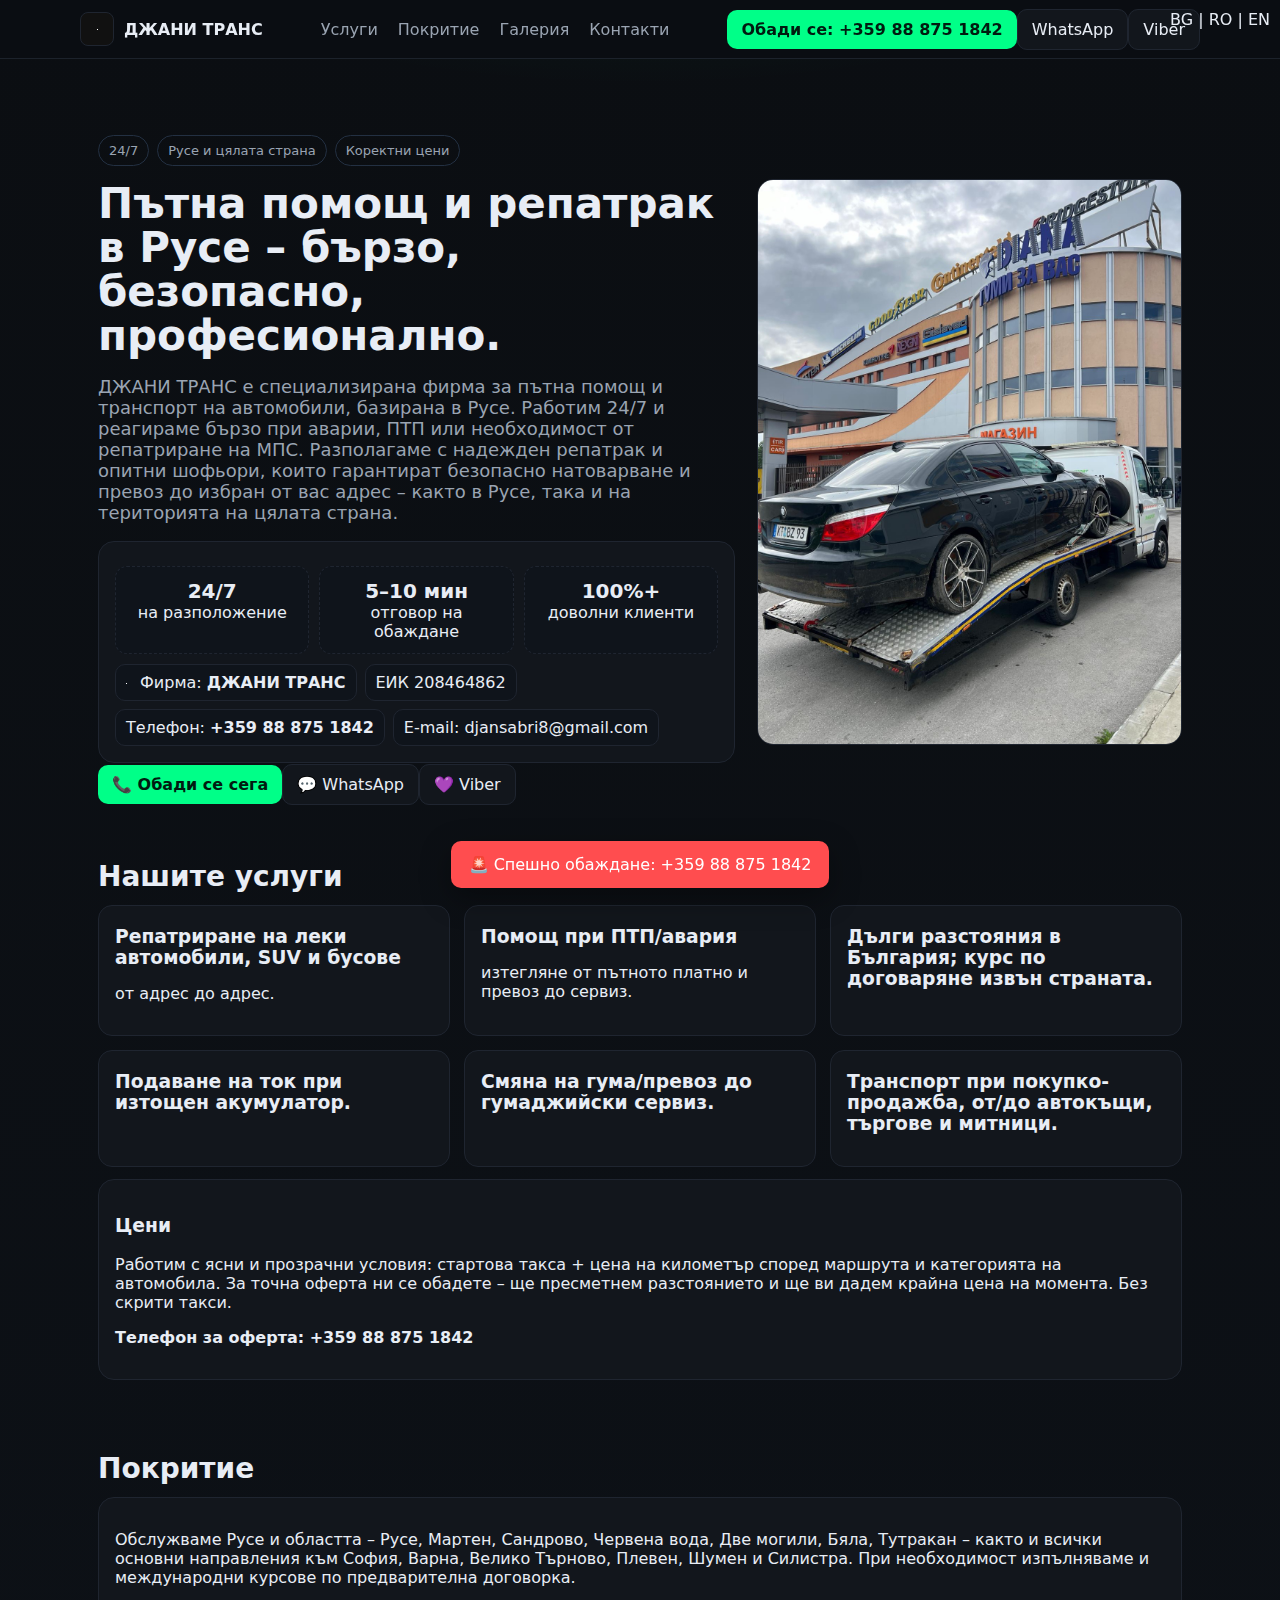
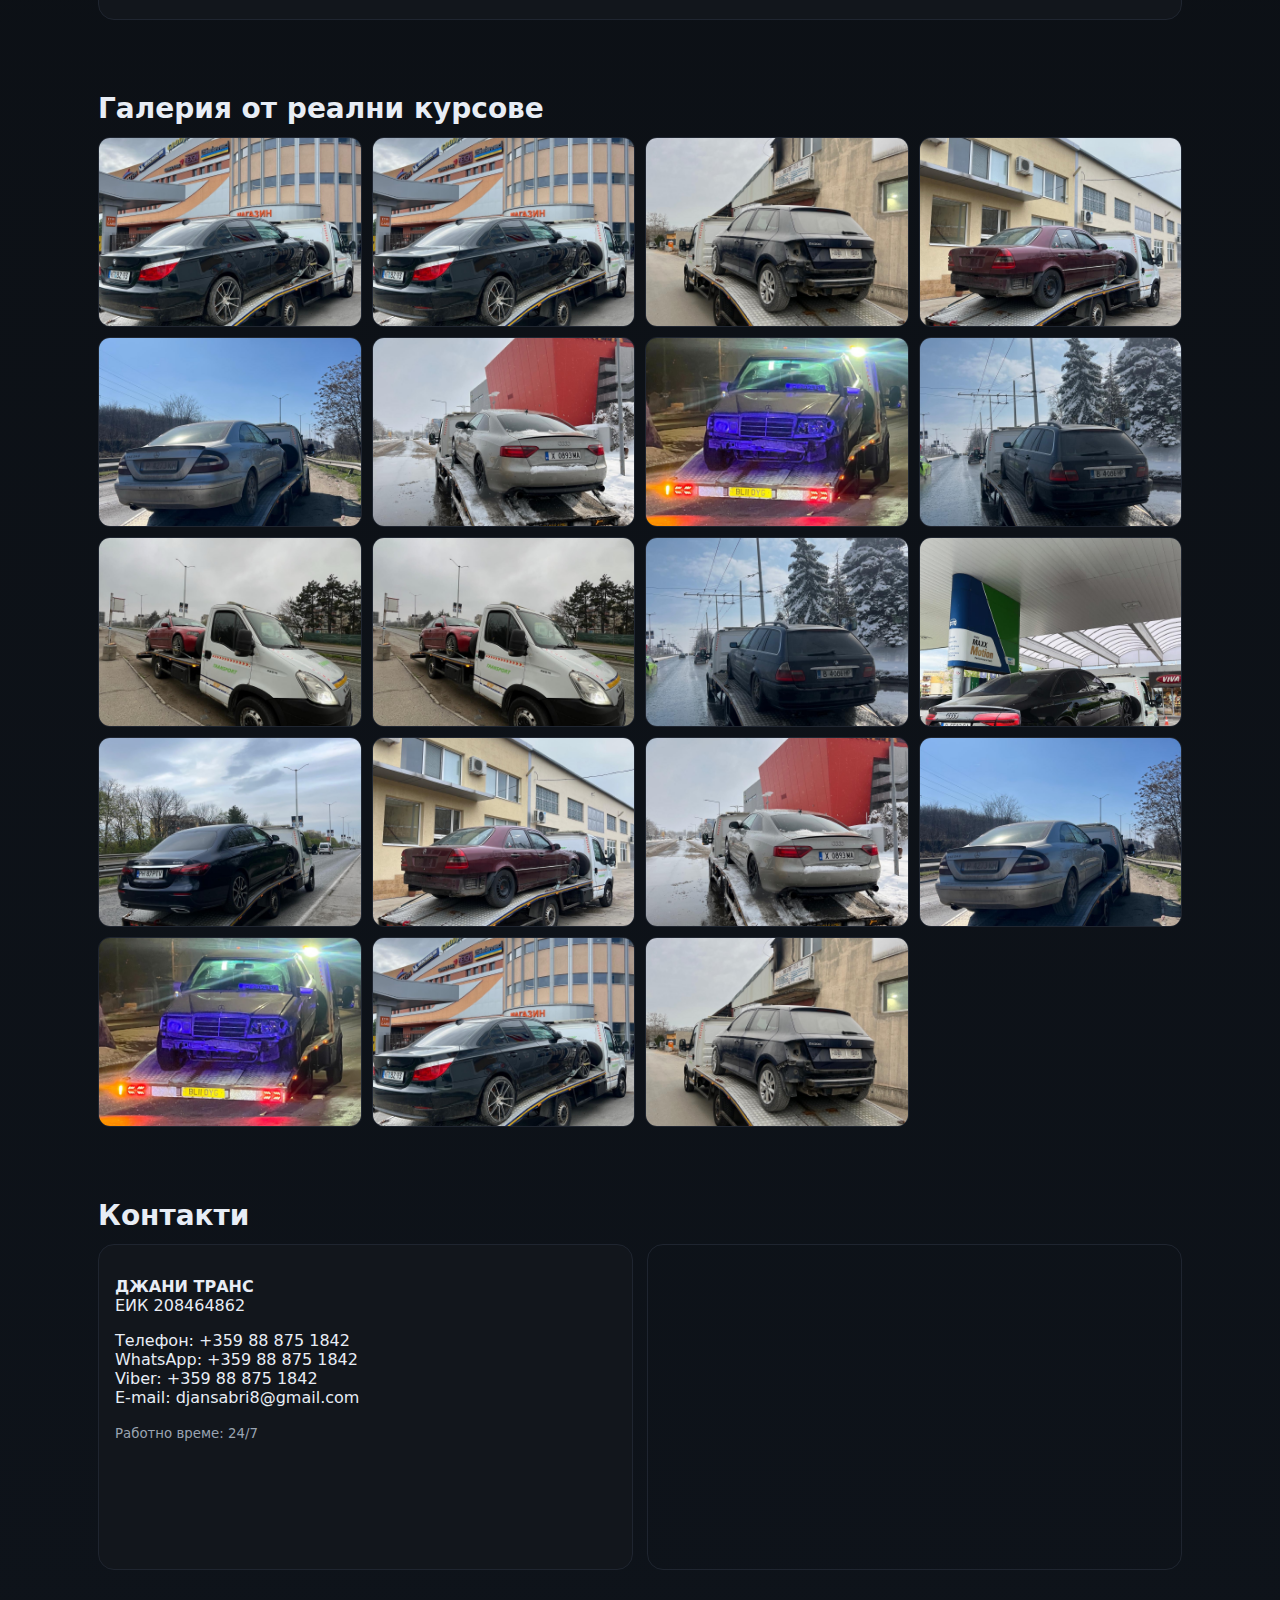
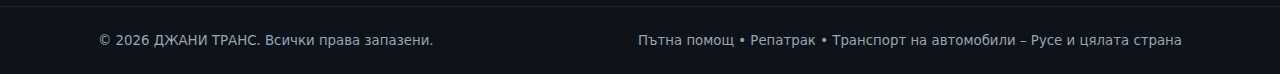
<file: index.html>
<!doctype html>
<html lang="bg" lang="bg">
<head>
  <meta charset="utf-8">
  <meta name="viewport" content="width=device-width, initial-scale=1">
  <title>Пътна помощ Русе • ДЖАНИ ТРАНС</title>
  <meta name="description" content="Професионална пътна помощ и репатрак в Русе и цялата страна. 24/7 реакция, коректни цени. Тел: +359 88 875 1842. ДЖАНИ ТРАНС – ЕИК 208464862.">
  <link rel="icon" type="image/svg+xml" href="assets/favicon.svg">
  <link rel="preload" as="image" href="assets/images/photo_03.jpg">
  <link rel="stylesheet" href="styles.css">
  <script type="application/ld+json">
{
  "@context": "https://schema.org",
  "@type": "AutoRepair",
  "name": "ДЖАНИ ТРАНС",
  "telephone": "+359 88 875 1842",
  "email": "djansabri8@gmail.com",
  "address": {
    "@type": "PostalAddress",
    "addressLocality": "Русе",
    "addressCountry": "BG"
  },
  "areaServed": "BG",
  "description": "Пътна помощ и транспорт на автомобили – 24/7, Русе и цялата страна."
}
  </script>
</head>
<body>
    <nav class="lang-switcher" style="position:fixed;top:10px;right:10px;z-index:999;">
      <a href="index.html">BG</a> | <a href="ro.html">RO</a> | <a href="en.html">EN</a>
    </nav>
    
  <header class="header">
    <div class="container header-wrap">
      <a class="brand" href="#home"><div class="logo"><img src="assets/logo.png" alt="ДЖАНИ ТРАНС лого"></div><div>ДЖАНИ ТРАНС</div></a>
      <nav class="nav"><a href="#services">Услуги</a><a href="#coverage">Покритие</a><a href="#gallery">Галерия</a><a href="#contacts">Контакти</a></nav>
      <div class="cta"><a class="btn btn-primary" href="tel:+359888751842">Обади се: +359 88 875 1842</a><a class="btn" href="https://wa.me/359888751842" target="_blank" rel="noopener">WhatsApp</a><a class="btn" href="viber://chat?number=+359888751842">Viber</a></div>
    </div>
  </header>

  <main id="home" class="hero">
    <div class="container hero-wrap">
      <div>
        <div class="badges"><span class="badge">24/7</span><span class="badge">Русе и цялата страна</span><span class="badge">Коректни цени</span></div>
        <h1>Пътна помощ и репатрак в Русе – бързо, безопасно, професионално.</h1>
        <p>ДЖАНИ ТРАНС е специализирана фирма за пътна помощ и транспорт на автомобили, базирана в Русе. Работим 24/7 и реагираме бързо при аварии, ПТП или необходимост от репатриране на МПС. Разполагаме с надежден репатрак и опитни шофьори, които гарантират безопасно натоварване и превоз до избран от вас адрес – както в Русе, така и на територията на цялата страна.</p>
        <div class="card">
          <div class="stats"><div class="stat"><strong>24/7</strong>на разположение</div><div class="stat"><strong>5–10 мин</strong>отговор на обаждане</div><div class="stat"><strong>100%+</strong>доволни клиенти</div></div>
          <div class="kv" style="margin-top:10px"><div><img src="assets/logo.png" alt="ДЖАНИ ТРАНС лого" class="logo-inline"> Фирма: <strong>ДЖАНИ ТРАНС</strong></div><div>ЕИК 208464862</div><div>Телефон: <a href="tel:+359888751842"><strong>+359 88 875 1842</strong></a></div><div>E-mail: <a href="mailto:djansabri8@gmail.com">djansabri8@gmail.com</a></div></div>
        </div>
        <div class="cta" style="margin-top:12px"><a class="btn btn-primary" href="tel:+359888751842">📞 Обади се сега</a><a class="btn" href="https://wa.me/359888751842" target="_blank">💬 WhatsApp</a><a class="btn" href="viber://chat?number=+359888751842">💜 Viber</a></div>
      </div>
      <div class="hero-img"><img src="assets/images/photo_03.jpg" alt="Пътна помощ в Русе"></div>
    </div>
  </main>

  <section id="services" class="section">
    <div class="container">
      <h2>Нашите услуги</h2>
      <div class="grid grid-3">
<div class="service"><h3>Репатриране на леки автомобили, SUV и бусове</h3><p>от адрес до адрес.</p></div>
<div class="service"><h3>Помощ при ПТП/авария</h3><p>изтегляне от пътното платно и превоз до сервиз.</p></div>
<div class="service"><h3>Дълги разстояния в България; курс по договаряне извън страната.</h3><p></p></div>
<div class="service"><h3>Подаване на ток при изтощен акумулатор.</h3><p></p></div>
<div class="service"><h3>Смяна на гума/превоз до гумаджийски сервиз.</h3><p></p></div>
<div class="service"><h3>Транспорт при покупко-продажба, от/до автокъщи, търгове и митници.</h3><p></p></div>
      </div>
      <div class="card" style="margin-top:12px"><h3>Цени</h3><p>Работим с ясни и прозрачни условия: стартова такса + цена на километър според маршрута и категорията на автомобила. За точна оферта ни се обадете – ще пресметнем разстоянието и ще ви дадем крайна цена на момента. Без скрити такси.</p><p><strong>Телефон за оферта: <a href="tel:+359888751842">+359 88 875 1842</a></strong></p></div>
    </div>
  </section>

  <section id="coverage" class="section">
    <div class="container"><h2>Покритие</h2><div class="card"><p>Обслужваме Русе и областта – Русе, Мартен, Сандрово, Червена вода, Две могили, Бяла, Тутракан – както и всички основни направления към София, Варна, Велико Търново, Плевен, Шумен и Силистра. При необходимост изпълняваме и международни курсове по предварителна договорка.</p></div></div>
  </section>

  <section id="gallery" class="section">
    <div class="container"><h2>Галерия от реални курсове</h2><div class="gallery">
          <img src="assets/images/photo_03.jpg" alt="Пътна помощ 1" loading="lazy">
          
          <img src="assets/images/photo_03.jpg" alt="Пътна помощ 3" loading="lazy">
          <img src="assets/images/photo_04.jpg" alt="Пътна помощ 4" loading="lazy">
          <img src="assets/images/photo_05.jpg" alt="Пътна помощ 5" loading="lazy">
          <img src="assets/images/photo_06.jpg" alt="Пътна помощ 6" loading="lazy">
          <img src="assets/images/photo_07.jpg" alt="Пътна помощ 7" loading="lazy">
          <img src="assets/images/photo_08.jpg" alt="Пътна помощ 8" loading="lazy">
          <img src="assets/images/photo_09.jpg" alt="Пътна помощ 9" loading="lazy">
          <img src="assets/images/photo_10.jpg" alt="Пътна помощ 10" loading="lazy">
          <img src="assets/images/photo_11.jpg" alt="Пътна помощ 11" loading="lazy">
          <img src="assets/images/photo_12.jpg" alt="Пътна помощ 12" loading="lazy">
          <img src="assets/images/photo_13.jpg" alt="Пътна помощ 13" loading="lazy">
          <img src="assets/images/photo_14.jpg" alt="Пътна помощ 14" loading="lazy">
          <img src="assets/images/photo_15.jpg" alt="Пътна помощ 15" loading="lazy">
          <img src="assets/images/photo_16.jpg" alt="Пътна помощ 16" loading="lazy">
          <img src="assets/images/photo_17.jpg" alt="Пътна помощ 17" loading="lazy">
          <img src="assets/images/photo_18.jpg" alt="Пътна помощ 18" loading="lazy">
          <img src="assets/images/photo_19.jpg" alt="Пътна помощ 19" loading="lazy">
          <img src="assets/images/photo_20.jpg" alt="Пътна помощ 20" loading="lazy">
      </div></div>
  </section>

  <section id="contacts" class="section">
    <div class="container">
      <h2>Контакти</h2>
      <div class="grid grid-2">
        <div class="card">
          <p><strong>ДЖАНИ ТРАНС</strong><br>ЕИК 208464862</p>
          <p>Телефон: <a href="tel:+359888751842">+359 88 875 1842</a><br>WhatsApp: <a href="https://wa.me/359888751842" target="_blank" rel="noopener">+359 88 875 1842</a><br>Viber: <a href="viber://chat?number=+359888751842">+359 88 875 1842</a><br>E-mail: <a href="mailto:djansabri8@gmail.com">djansabri8@gmail.com</a></p>
          <p><small>Работно време: 24/7</small></p>
        </div>
        <div class="map"><iframe title="Карта" src="https://www.openstreetmap.org/export/embed.html?bbox=25.9%2C43.6%2C26.4%2C44.1&layer=mapnik" style="border:0;width:100%;height:320px"></iframe></div>
      </div>
    </div>
  </section>

  <div class="callbar"><a class="btn btn-danger" href="tel:+359888751842">🚨 Спешно обаждане: +359 88 875 1842</a></div>
  <footer class="footer"><div class="container"><div style="display:flex;justify-content:space-between;gap:10px;flex-wrap:wrap;align-items:center"><small>© <span id="year"></span> ДЖАНИ ТРАНС. Всички права запазени.</small><small>Пътна помощ • Репатрак • Транспорт на автомобили – Русе и цялата страна</small></div></div></footer>
  <script src="script.js"></script>

    <!-- Visitor counter (replace data-id with your ID from counter.dev) -->
    <script src="https://counter.dev/track.js" data-id="REPLACE-WITH-YOUR-ID" data-utcoffset="2"></script>
    
</body>
</html>
</file>
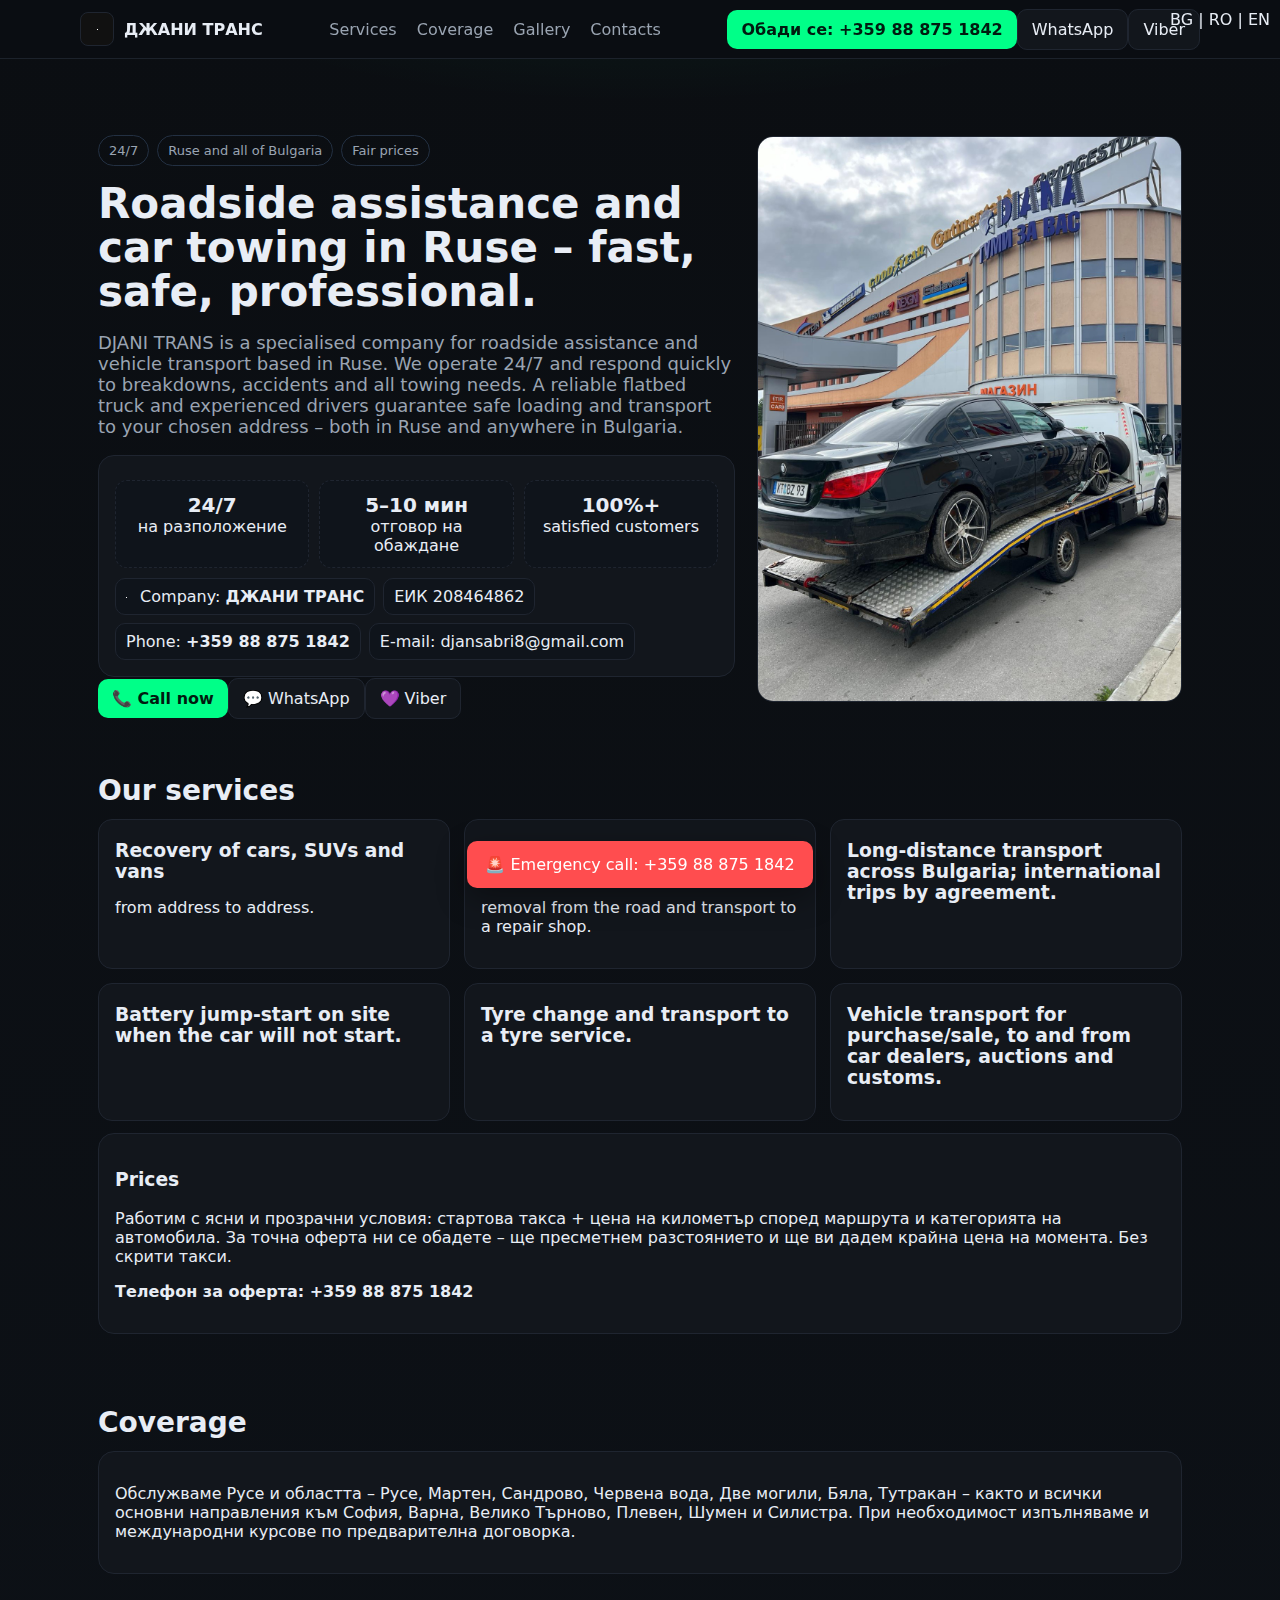
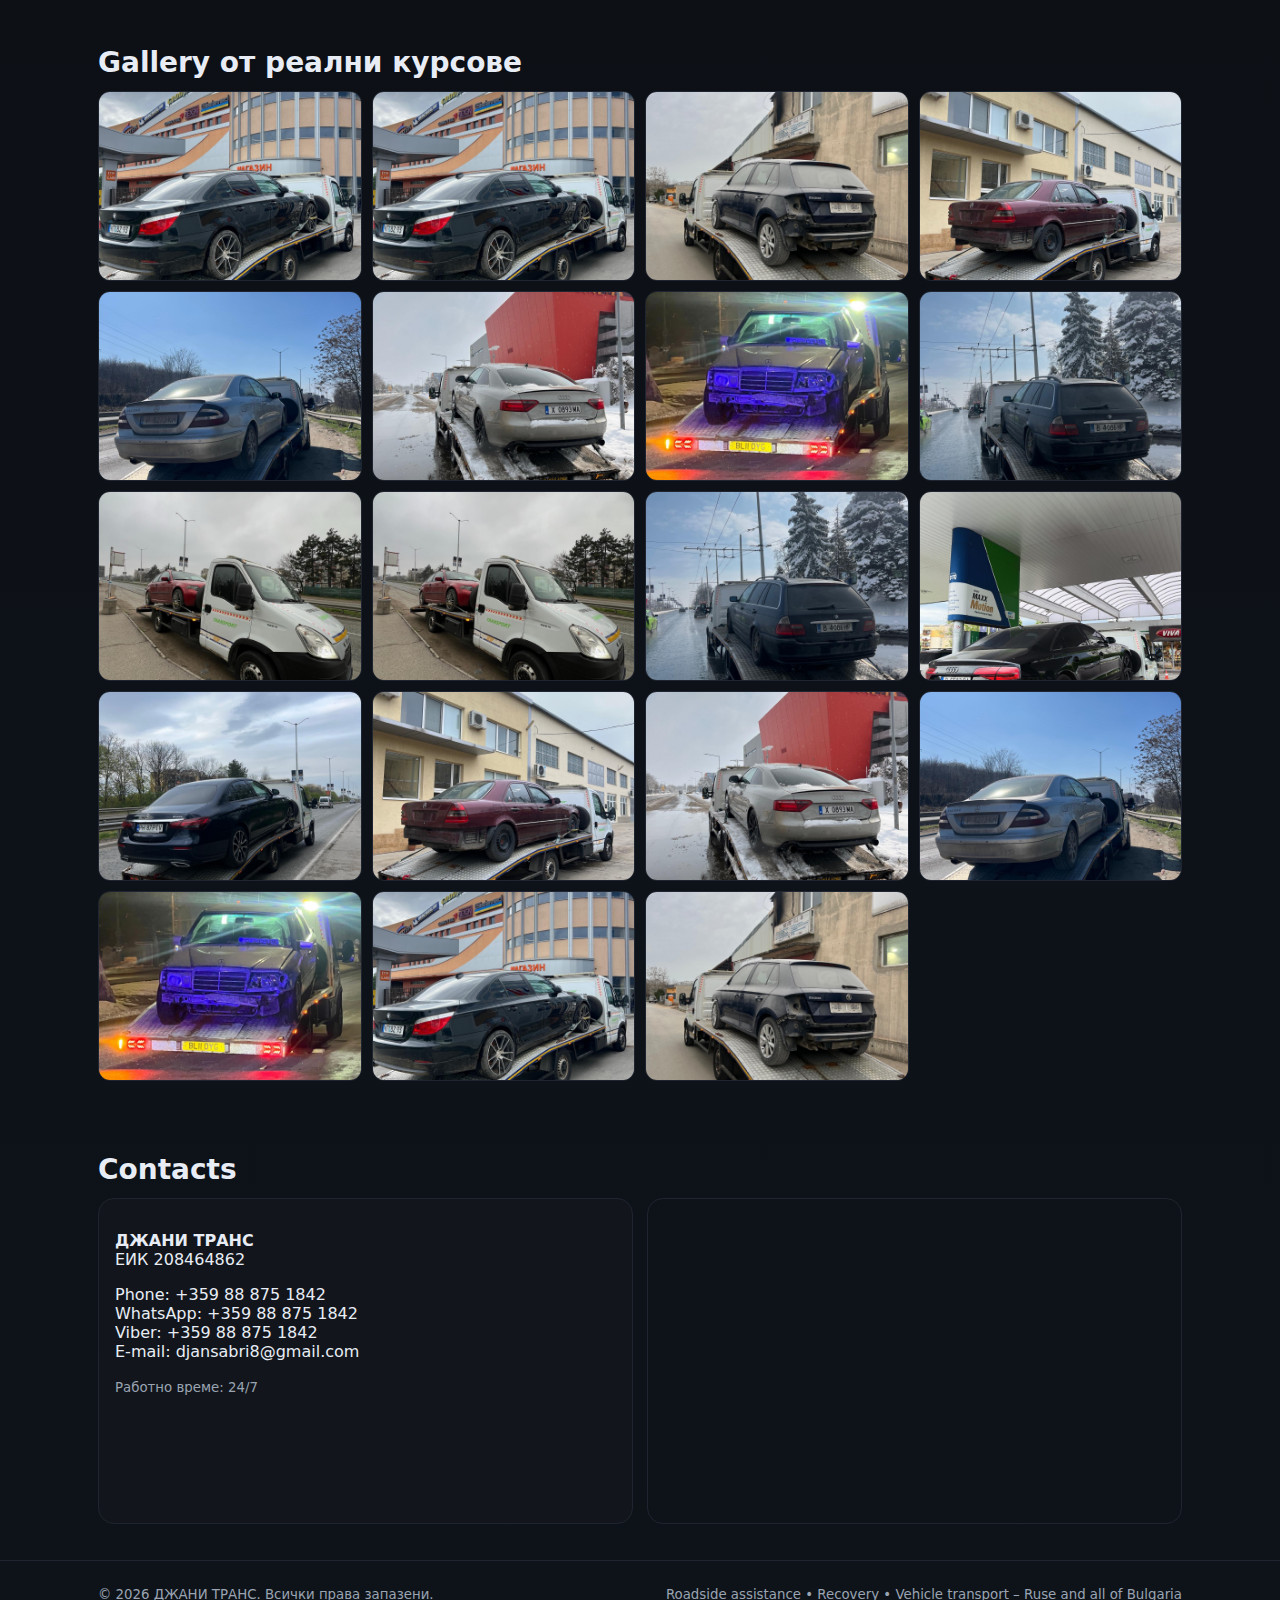
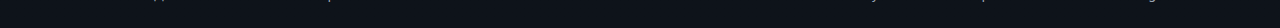
<file: en.html>
<!doctype html>
<html lang="en">
<head>
  <meta charset="utf-8">
  <meta name="viewport" content="width=device-width, initial-scale=1">
  <title>Roadside assistance Ruse • DJANI TRANS</title>
  <meta name="description" content="Professional roadside assistance and car towing in Ruse and across Bulgaria. 24/7 response, fair prices. Tel: +359 88 875 1842. DJANI TRANS – UIC 208464862.">
  <link rel="icon" type="image/svg+xml" href="assets/favicon.svg">
  <link rel="preload" as="image" href="assets/images/photo_03.jpg">
  <link rel="stylesheet" href="styles.css">
  <script type="application/ld+json">
{
  "@context": "https://schema.org",
  "@type": "AutoRepair",
  "name": "DJANI TRANS",
  "telephone": "+359 88 875 1842",
  "email": "djansabri8@gmail.com",
  "address": {
    "@type": "PostalAddress",
    "addressLocality": "Ruse",
    "addressCountry": "BG"
  },
  "areaServed": "BG",
  "description": "Roadside assistance and vehicle transport – 24/7, Ruse and the whole country."
}
  </script>
</head>
<body>
    <nav class="lang-switcher" style="position:fixed;top:10px;right:10px;z-index:999;">
      <a href="index.html">BG</a> | <a href="ro.html">RO</a> | <a href="en.html">EN</a>
    </nav>
    
  <header class="header">
    <div class="container header-wrap">
      <a class="brand" href="#home"><div class="logo"><img src="assets/logo.png" alt="ДЖАНИ ТРАНС лого"></div><div>ДЖАНИ ТРАНС</div></a>
      <nav class="nav"><a href="#services">Services</a><a href="#coverage">Coverage</a><a href="#gallery">Gallery</a><a href="#contacts">Contacts</a></nav>
      <div class="cta"><a class="btn btn-primary" href="tel:+359888751842">Обади се: +359 88 875 1842</a><a class="btn" href="https://wa.me/359888751842" target="_blank" rel="noopener">WhatsApp</a><a class="btn" href="viber://chat?number=+359888751842">Viber</a></div>
    </div>
  </header>

  <main id="home" class="hero">
    <div class="container hero-wrap">
      <div>
        <div class="badges"><span class="badge">24/7</span><span class="badge">Ruse and all of Bulgaria</span><span class="badge">Fair prices</span></div>
        <h1>Roadside assistance and car towing in Ruse – fast, safe, professional.</h1>
        <p>DJANI TRANS is a specialised company for roadside assistance and vehicle transport based in Ruse. We operate 24/7 and respond quickly to breakdowns, accidents and all towing needs. A reliable flatbed truck and experienced drivers guarantee safe loading and transport to your chosen address – both in Ruse and anywhere in Bulgaria.</p>
        <div class="card">
          <div class="stats"><div class="stat"><strong>24/7</strong>на разположение</div><div class="stat"><strong>5–10 мин</strong>отговор на обаждане</div><div class="stat"><strong>100%+</strong>satisfied customers</div></div>
          <div class="kv" style="margin-top:10px"><div><img src="assets/logo.png" alt="ДЖАНИ ТРАНС лого" class="logo-inline"> Company: <strong>ДЖАНИ ТРАНС</strong></div><div>ЕИК 208464862</div><div>Phone: <a href="tel:+359888751842"><strong>+359 88 875 1842</strong></a></div><div>E-mail: <a href="mailto:djansabri8@gmail.com">djansabri8@gmail.com</a></div></div>
        </div>
        <div class="cta" style="margin-top:12px"><a class="btn btn-primary" href="tel:+359888751842">📞 Call now</a><a class="btn" href="https://wa.me/359888751842" target="_blank">💬 WhatsApp</a><a class="btn" href="viber://chat?number=+359888751842">💜 Viber</a></div>
      </div>
      <div class="hero-img"><img src="assets/images/photo_03.jpg" alt="Пътна помощ в Русе"></div>
    </div>
  </main>

  <section id="services" class="section">
    <div class="container">
      <h2>Our services</h2>
      <div class="grid grid-3">
<div class="service"><h3>Recovery of cars, SUVs and vans</h3><p>from address to address.</p></div>
<div class="service"><h3>Assistance in case of accident or breakdown</h3><p>removal from the road and transport to a repair shop.</p></div>
<div class="service"><h3>Long-distance transport across Bulgaria; international trips by agreement.</h3><p></p></div>
<div class="service"><h3>Battery jump-start on site when the car will not start.</h3><p></p></div>
<div class="service"><h3>Tyre change and transport to a tyre service.</h3><p></p></div>
<div class="service"><h3>Vehicle transport for purchase/sale, to and from car dealers, auctions and customs.</h3><p></p></div>
      </div>
      <div class="card" style="margin-top:12px"><h3>Prices</h3><p>Работим с ясни и прозрачни условия: стартова такса + цена на километър според маршрута и категорията на автомобила. За точна оферта ни се обадете – ще пресметнем разстоянието и ще ви дадем крайна цена на момента. Без скрити такси.</p><p><strong>Телефон за оферта: <a href="tel:+359888751842">+359 88 875 1842</a></strong></p></div>
    </div>
  </section>

  <section id="coverage" class="section">
    <div class="container"><h2>Coverage</h2><div class="card"><p>Обслужваме Русе и областта – Русе, Мартен, Сандрово, Червена вода, Две могили, Бяла, Тутракан – както и всички основни направления към София, Варна, Велико Търново, Плевен, Шумен и Силистра. При необходимост изпълняваме и международни курсове по предварителна договорка.</p></div></div>
  </section>

  <section id="gallery" class="section">
    <div class="container"><h2>Gallery от реални курсове</h2><div class="gallery">
          <img src="assets/images/photo_03.jpg" alt="Roadside assistance 1" loading="lazy">
          
          <img src="assets/images/photo_03.jpg" alt="Roadside assistance 3" loading="lazy">
          <img src="assets/images/photo_04.jpg" alt="Roadside assistance 4" loading="lazy">
          <img src="assets/images/photo_05.jpg" alt="Roadside assistance 5" loading="lazy">
          <img src="assets/images/photo_06.jpg" alt="Roadside assistance 6" loading="lazy">
          <img src="assets/images/photo_07.jpg" alt="Roadside assistance 7" loading="lazy">
          <img src="assets/images/photo_08.jpg" alt="Roadside assistance 8" loading="lazy">
          <img src="assets/images/photo_09.jpg" alt="Roadside assistance 9" loading="lazy">
          <img src="assets/images/photo_10.jpg" alt="Roadside assistance 10" loading="lazy">
          <img src="assets/images/photo_11.jpg" alt="Roadside assistance 11" loading="lazy">
          <img src="assets/images/photo_12.jpg" alt="Roadside assistance 12" loading="lazy">
          <img src="assets/images/photo_13.jpg" alt="Roadside assistance 13" loading="lazy">
          <img src="assets/images/photo_14.jpg" alt="Roadside assistance 14" loading="lazy">
          <img src="assets/images/photo_15.jpg" alt="Roadside assistance 15" loading="lazy">
          <img src="assets/images/photo_16.jpg" alt="Roadside assistance 16" loading="lazy">
          <img src="assets/images/photo_17.jpg" alt="Roadside assistance 17" loading="lazy">
          <img src="assets/images/photo_18.jpg" alt="Roadside assistance 18" loading="lazy">
          <img src="assets/images/photo_19.jpg" alt="Roadside assistance 19" loading="lazy">
          <img src="assets/images/photo_20.jpg" alt="Roadside assistance 20" loading="lazy">
      </div></div>
  </section>

  <section id="contacts" class="section">
    <div class="container">
      <h2>Contacts</h2>
      <div class="grid grid-2">
        <div class="card">
          <p><strong>ДЖАНИ ТРАНС</strong><br>ЕИК 208464862</p>
          <p>Phone: <a href="tel:+359888751842">+359 88 875 1842</a><br>WhatsApp: <a href="https://wa.me/359888751842" target="_blank" rel="noopener">+359 88 875 1842</a><br>Viber: <a href="viber://chat?number=+359888751842">+359 88 875 1842</a><br>E-mail: <a href="mailto:djansabri8@gmail.com">djansabri8@gmail.com</a></p>
          <p><small>Работно време: 24/7</small></p>
        </div>
        <div class="map"><iframe title="Карта" src="https://www.openstreetmap.org/export/embed.html?bbox=25.9%2C43.6%2C26.4%2C44.1&layer=mapnik" style="border:0;width:100%;height:320px"></iframe></div>
      </div>
    </div>
  </section>

  <div class="callbar"><a class="btn btn-danger" href="tel:+359888751842">🚨 Emergency call: +359 88 875 1842</a></div>
  <footer class="footer"><div class="container"><div style="display:flex;justify-content:space-between;gap:10px;flex-wrap:wrap;align-items:center"><small>© <span id="year"></span> ДЖАНИ ТРАНС. Всички права запазени.</small><small>Roadside assistance • Recovery • Vehicle transport – Ruse and all of Bulgaria</small></div></div></footer>
  <script src="script.js"></script>

    <!-- Visitor counter (replace data-id with your ID from counter.dev) -->
    <script src="https://counter.dev/track.js" data-id="REPLACE-WITH-YOUR-ID" data-utcoffset="2"></script>
    
</body>
</html>
</file>
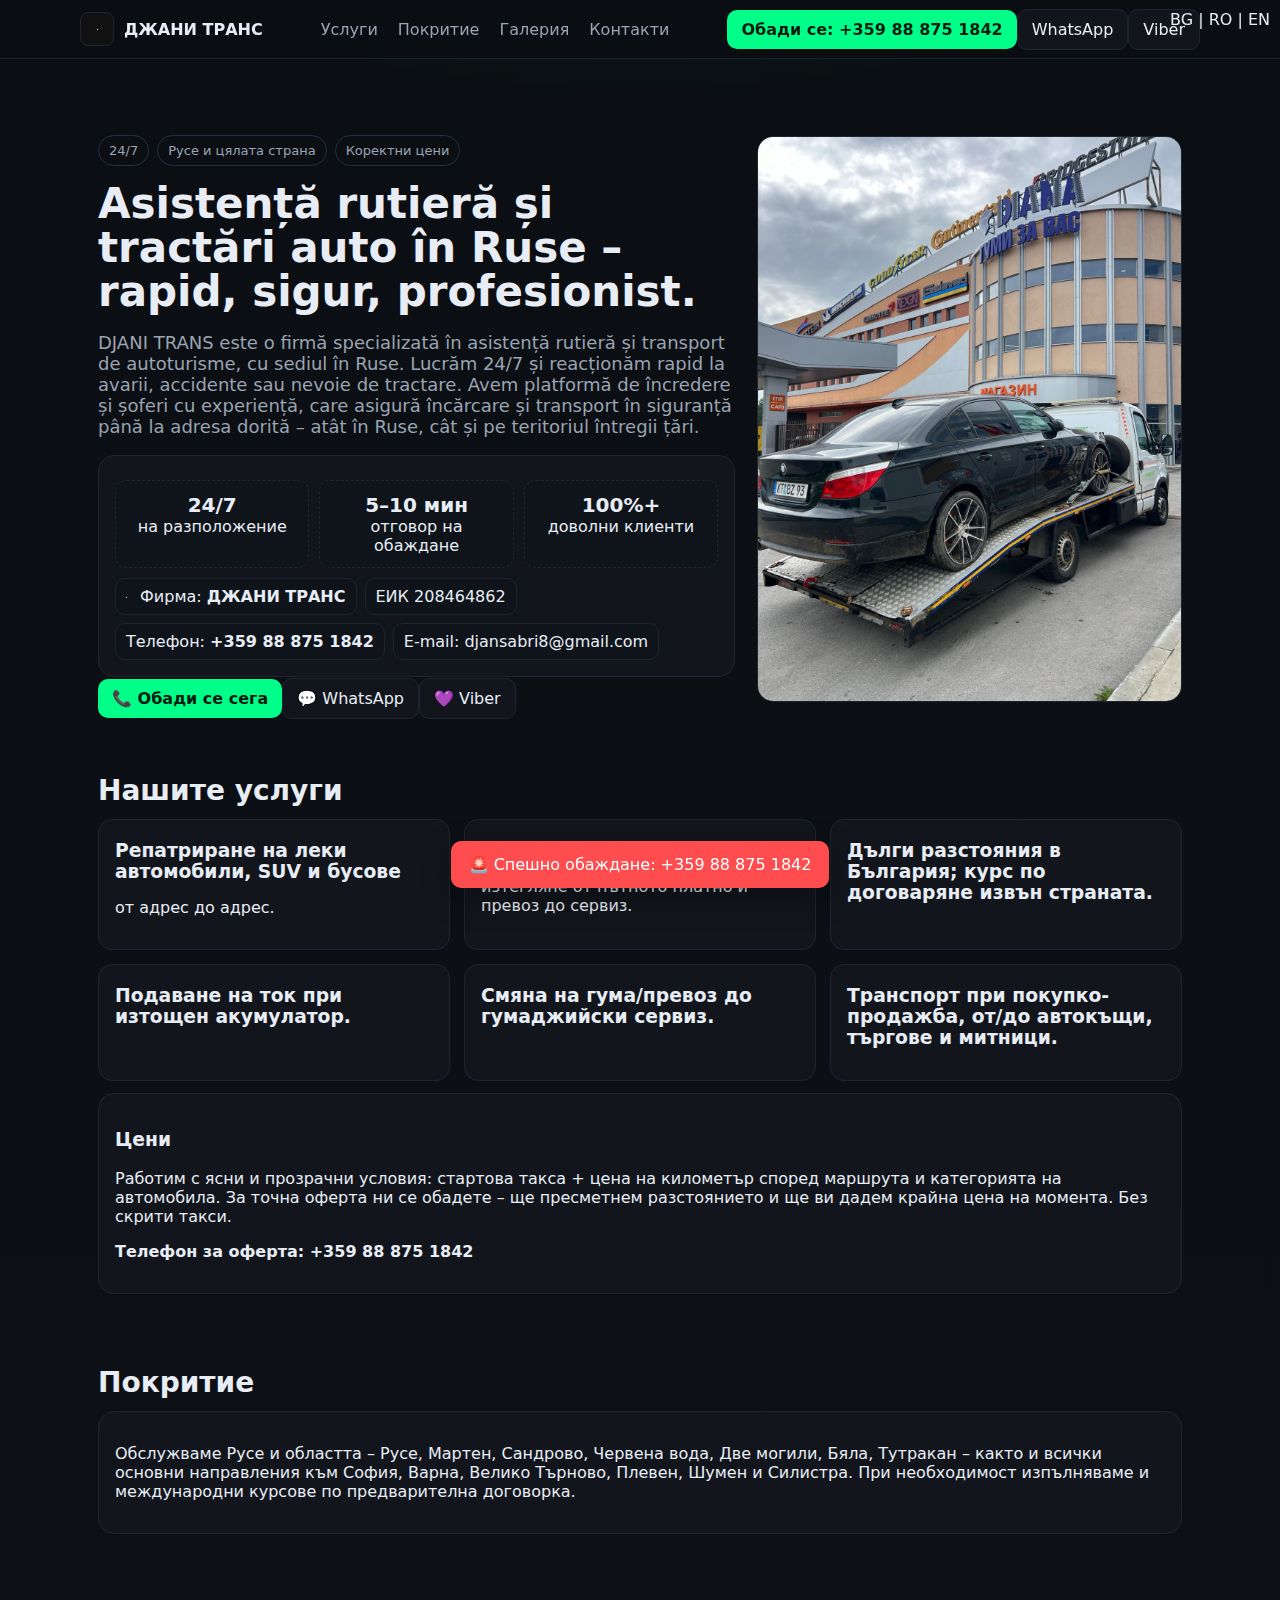
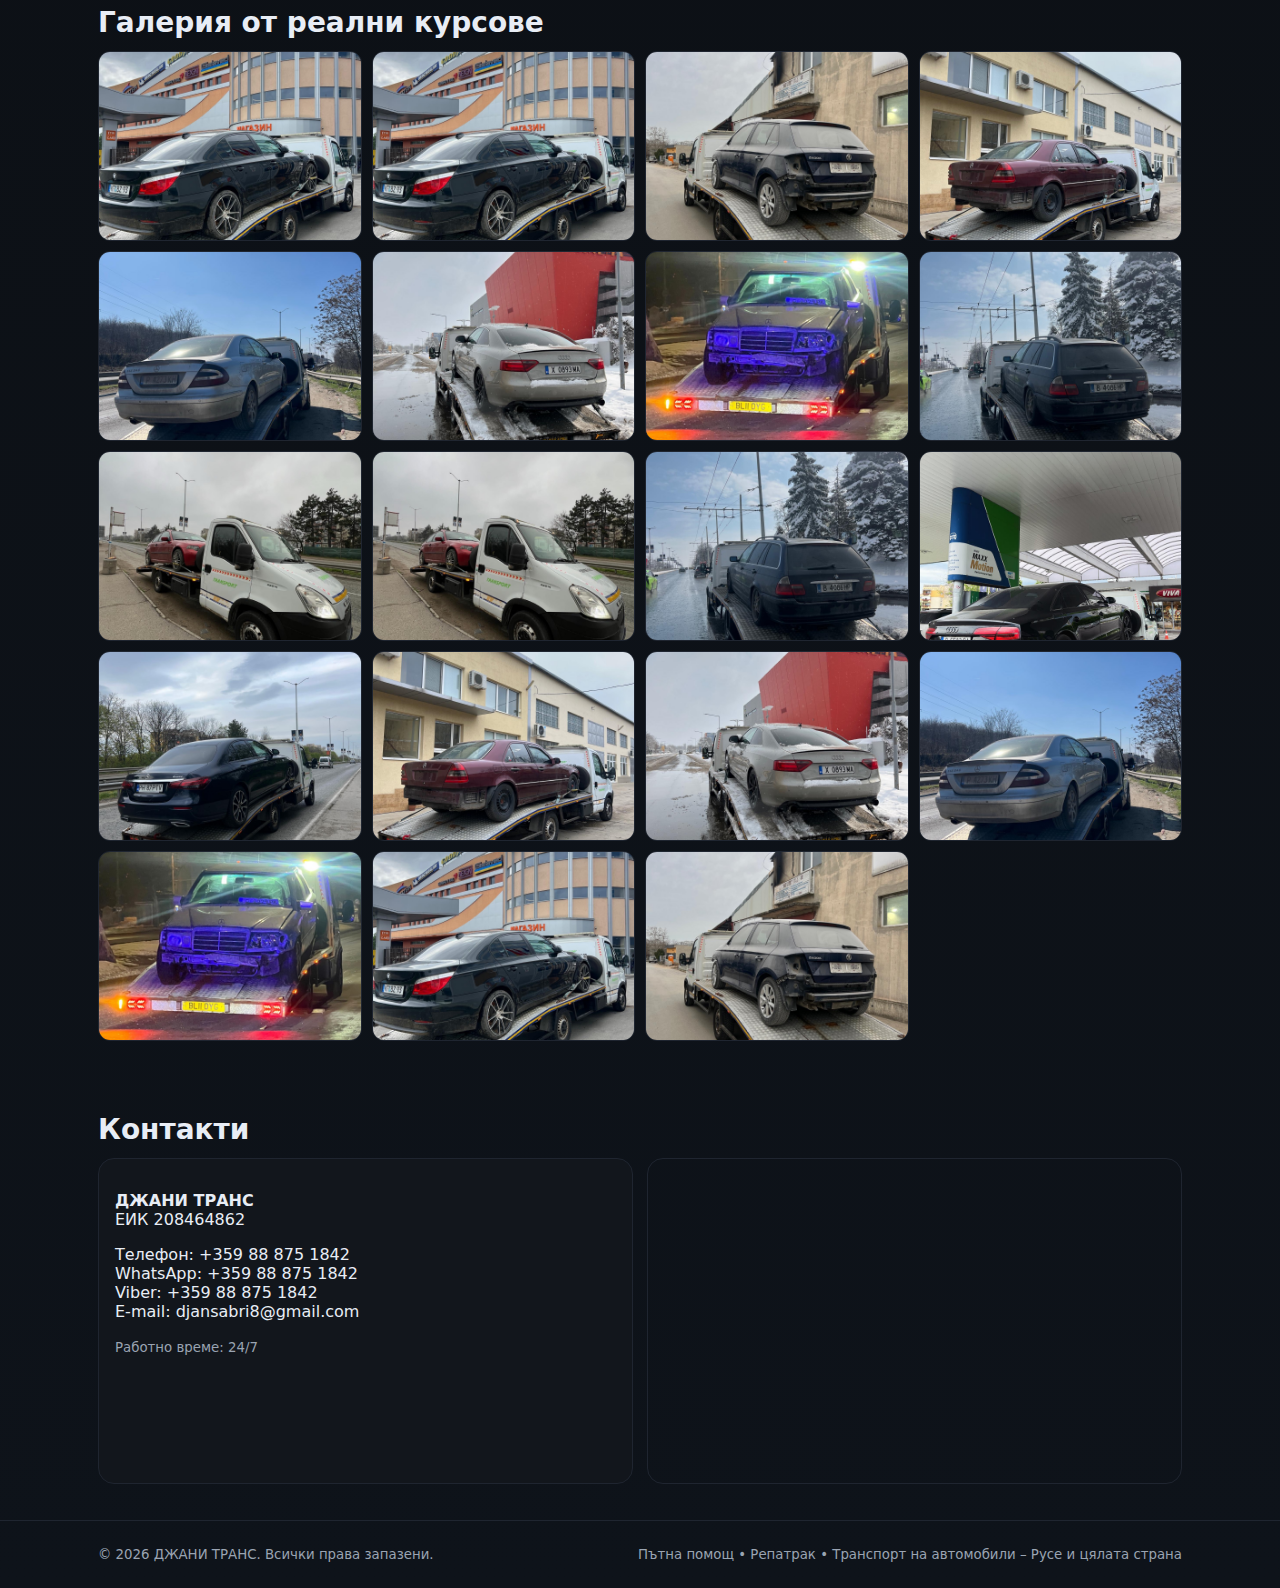
<file: ro.html>
<!doctype html>
<html lang="bg" lang="ro">
<head>
  <meta charset="utf-8">
  <meta name="viewport" content="width=device-width, initial-scale=1">
  <title>Пътна помощ Русе • ДЖАНИ ТРАНС</title>
  <meta name="description" content="Професионална пътна помощ и репатрак в Русе и цялата страна. 24/7 реакция, коректни цени. Тел: +359 88 875 1842. ДЖАНИ ТРАНС – ЕИК 208464862.">
  <link rel="icon" type="image/svg+xml" href="assets/favicon.svg">
  <link rel="preload" as="image" href="assets/images/photo_03.jpg">
  <link rel="stylesheet" href="styles.css">
  <script type="application/ld+json">
{
  "@context": "https://schema.org",
  "@type": "AutoRepair",
  "name": "ДЖАНИ ТРАНС",
  "telephone": "+359 88 875 1842",
  "email": "djansabri8@gmail.com",
  "address": {
    "@type": "PostalAddress",
    "addressLocality": "Русе",
    "addressCountry": "BG"
  },
  "areaServed": "BG",
  "description": "Пътна помощ и транспорт на автомобили – 24/7, Русе и цялата страна."
}
  </script>
</head>
<body>
    <nav class="lang-switcher" style="position:fixed;top:10px;right:10px;z-index:999;">
      <a href="index.html">BG</a> | <a href="ro.html">RO</a> | <a href="en.html">EN</a>
    </nav>
    
  <header class="header">
    <div class="container header-wrap">
      <a class="brand" href="#home"><div class="logo"><img src="assets/logo.png" alt="ДЖАНИ ТРАНС лого"></div><div>ДЖАНИ ТРАНС</div></a>
      <nav class="nav"><a href="#services">Услуги</a><a href="#coverage">Покритие</a><a href="#gallery">Галерия</a><a href="#contacts">Контакти</a></nav>
      <div class="cta"><a class="btn btn-primary" href="tel:+359888751842">Обади се: +359 88 875 1842</a><a class="btn" href="https://wa.me/359888751842" target="_blank" rel="noopener">WhatsApp</a><a class="btn" href="viber://chat?number=+359888751842">Viber</a></div>
    </div>
  </header>

  <main id="home" class="hero">
    <div class="container hero-wrap">
      <div>
        <div class="badges"><span class="badge">24/7</span><span class="badge">Русе и цялата страна</span><span class="badge">Коректни цени</span></div>
        <h1>Asistență rutieră și tractări auto în Ruse – rapid, sigur, profesionist.</h1>
        <p>DJANI TRANS este o firmă specializată în asistență rutieră și transport de autoturisme, cu sediul în Ruse. Lucrăm 24/7 și reacționăm rapid la avarii, accidente sau nevoie de tractare. Avem platformă de încredere și șoferi cu experiență, care asigură încărcare și transport în siguranță până la adresa dorită – atât în Ruse, cât și pe teritoriul întregii țări.</p>
        <div class="card">
          <div class="stats"><div class="stat"><strong>24/7</strong>на разположение</div><div class="stat"><strong>5–10 мин</strong>отговор на обаждане</div><div class="stat"><strong>100%+</strong>доволни клиенти</div></div>
          <div class="kv" style="margin-top:10px"><div><img src="assets/logo.png" alt="ДЖАНИ ТРАНС лого" class="logo-inline"> Фирма: <strong>ДЖАНИ ТРАНС</strong></div><div>ЕИК 208464862</div><div>Телефон: <a href="tel:+359888751842"><strong>+359 88 875 1842</strong></a></div><div>E-mail: <a href="mailto:djansabri8@gmail.com">djansabri8@gmail.com</a></div></div>
        </div>
        <div class="cta" style="margin-top:12px"><a class="btn btn-primary" href="tel:+359888751842">📞 Обади се сега</a><a class="btn" href="https://wa.me/359888751842" target="_blank">💬 WhatsApp</a><a class="btn" href="viber://chat?number=+359888751842">💜 Viber</a></div>
      </div>
      <div class="hero-img"><img src="assets/images/photo_03.jpg" alt="Пътна помощ в Русе"></div>
    </div>
  </main>

  <section id="services" class="section">
    <div class="container">
      <h2>Нашите услуги</h2>
      <div class="grid grid-3">
<div class="service"><h3>Репатриране на леки автомобили, SUV и бусове</h3><p>от адрес до адрес.</p></div>
<div class="service"><h3>Помощ при ПТП/авария</h3><p>изтегляне от пътното платно и превоз до сервиз.</p></div>
<div class="service"><h3>Дълги разстояния в България; курс по договаряне извън страната.</h3><p></p></div>
<div class="service"><h3>Подаване на ток при изтощен акумулатор.</h3><p></p></div>
<div class="service"><h3>Смяна на гума/превоз до гумаджийски сервиз.</h3><p></p></div>
<div class="service"><h3>Транспорт при покупко-продажба, от/до автокъщи, търгове и митници.</h3><p></p></div>
      </div>
      <div class="card" style="margin-top:12px"><h3>Цени</h3><p>Работим с ясни и прозрачни условия: стартова такса + цена на километър според маршрута и категорията на автомобила. За точна оферта ни се обадете – ще пресметнем разстоянието и ще ви дадем крайна цена на момента. Без скрити такси.</p><p><strong>Телефон за оферта: <a href="tel:+359888751842">+359 88 875 1842</a></strong></p></div>
    </div>
  </section>

  <section id="coverage" class="section">
    <div class="container"><h2>Покритие</h2><div class="card"><p>Обслужваме Русе и областта – Русе, Мартен, Сандрово, Червена вода, Две могили, Бяла, Тутракан – както и всички основни направления към София, Варна, Велико Търново, Плевен, Шумен и Силистра. При необходимост изпълняваме и международни курсове по предварителна договорка.</p></div></div>
  </section>

  <section id="gallery" class="section">
    <div class="container"><h2>Галерия от реални курсове</h2><div class="gallery">
          <img src="assets/images/photo_03.jpg" alt="Пътна помощ 1" loading="lazy">
          
          <img src="assets/images/photo_03.jpg" alt="Пътна помощ 3" loading="lazy">
          <img src="assets/images/photo_04.jpg" alt="Пътна помощ 4" loading="lazy">
          <img src="assets/images/photo_05.jpg" alt="Пътна помощ 5" loading="lazy">
          <img src="assets/images/photo_06.jpg" alt="Пътна помощ 6" loading="lazy">
          <img src="assets/images/photo_07.jpg" alt="Пътна помощ 7" loading="lazy">
          <img src="assets/images/photo_08.jpg" alt="Пътна помощ 8" loading="lazy">
          <img src="assets/images/photo_09.jpg" alt="Пътна помощ 9" loading="lazy">
          <img src="assets/images/photo_10.jpg" alt="Пътна помощ 10" loading="lazy">
          <img src="assets/images/photo_11.jpg" alt="Пътна помощ 11" loading="lazy">
          <img src="assets/images/photo_12.jpg" alt="Пътна помощ 12" loading="lazy">
          <img src="assets/images/photo_13.jpg" alt="Пътна помощ 13" loading="lazy">
          <img src="assets/images/photo_14.jpg" alt="Пътна помощ 14" loading="lazy">
          <img src="assets/images/photo_15.jpg" alt="Пътна помощ 15" loading="lazy">
          <img src="assets/images/photo_16.jpg" alt="Пътна помощ 16" loading="lazy">
          <img src="assets/images/photo_17.jpg" alt="Пътна помощ 17" loading="lazy">
          <img src="assets/images/photo_18.jpg" alt="Пътна помощ 18" loading="lazy">
          <img src="assets/images/photo_19.jpg" alt="Пътна помощ 19" loading="lazy">
          <img src="assets/images/photo_20.jpg" alt="Пътна помощ 20" loading="lazy">
      </div></div>
  </section>

  <section id="contacts" class="section">
    <div class="container">
      <h2>Контакти</h2>
      <div class="grid grid-2">
        <div class="card">
          <p><strong>ДЖАНИ ТРАНС</strong><br>ЕИК 208464862</p>
          <p>Телефон: <a href="tel:+359888751842">+359 88 875 1842</a><br>WhatsApp: <a href="https://wa.me/359888751842" target="_blank" rel="noopener">+359 88 875 1842</a><br>Viber: <a href="viber://chat?number=+359888751842">+359 88 875 1842</a><br>E-mail: <a href="mailto:djansabri8@gmail.com">djansabri8@gmail.com</a></p>
          <p><small>Работно време: 24/7</small></p>
        </div>
        <div class="map"><iframe title="Карта" src="https://www.openstreetmap.org/export/embed.html?bbox=25.9%2C43.6%2C26.4%2C44.1&layer=mapnik" style="border:0;width:100%;height:320px"></iframe></div>
      </div>
    </div>
  </section>

  <div class="callbar"><a class="btn btn-danger" href="tel:+359888751842">🚨 Спешно обаждане: +359 88 875 1842</a></div>
  <footer class="footer"><div class="container"><div style="display:flex;justify-content:space-between;gap:10px;flex-wrap:wrap;align-items:center"><small>© <span id="year"></span> ДЖАНИ ТРАНС. Всички права запазени.</small><small>Пътна помощ • Репатрак • Транспорт на автомобили – Русе и цялата страна</small></div></div></footer>
  <script src="script.js"></script>

    <!-- Visitor counter (replace data-id with your ID from counter.dev) -->
    <script src="https://counter.dev/track.js" data-id="REPLACE-WITH-YOUR-ID" data-utcoffset="2"></script>
    
</body>
</html>
</file>
<file: styles.css>
:root{--bg:#0b0e12;--card:#12161c;--accent:#00ff88;--muted:#9aa4b2;--text:#e8edf5;--danger:#ff4d4f}
*{box-sizing:border-box}html{scroll-behavior:smooth}body{margin:0;font-family:system-ui,-apple-system,Segoe UI,Roboto,Ubuntu,Cantarell,Noto Sans,Helvetica,Arial;color:var(--text);background:linear-gradient(180deg,#0b0e12 0%,#0e131a 100%)}
a{color:inherit;text-decoration:none}.container{max-width:1120px;margin:0 auto;padding:0 18px}
.header{position:sticky;top:0;z-index:100;background-color:rgba(11,14,18,.65);backdrop-filter:blur(8px);border-bottom:1px solid #1c222b}
.header-wrap{display:flex;align-items:center;justify-content:space-between;padding:12px 0}
.brand{display:flex;gap:10px;align-items:center;font-weight:700}.brand .logo{width:34px;height:34px;background:#111;border-radius:8px;display:grid;place-items:center;border:1px solid #1f2530}
.nav a{margin:0 10px;color:var(--muted)}.nav a:hover{color:var(--text)}
.btn{padding:10px 14px;border-radius:10px;border:1px solid #1f2530;background:var(--card);color:var(--text)}.btn-primary{background:var(--accent);color:#001b10;border:0;font-weight:700}.btn-danger{background:var(--danger);color:#fff;border:0}
.hero{padding:70px 0 30px;background:radial-gradient(900px 300px at 50% -20%,rgba(0,255,136,.08),transparent 60%)}
.hero-wrap{display:grid;gap:22px;grid-template-columns:1.2fr .8fr;align-items:center}
.hero h1{font-size:42px;line-height:1.05;margin:0}.hero p{color:var(--muted);font-size:18px}
.badges{display:flex;gap:8px;flex-wrap:wrap;margin:6px 0 16px}.badge{padding:7px 10px;border:1px solid #233042;color:var(--muted);border-radius:999px;font-size:13px}
.card{background:var(--card);border:1px solid #1f2530;border-radius:16px;padding:16px}
.hero-img{border-radius:16px;overflow:hidden;border:1px solid #1f2530}.hero-img img{width:100%;height:100%;display:block;object-fit:cover}
.stats{display:grid;grid-template-columns:repeat(3,1fr);gap:10px;margin-top:8px}.stat{background:#0f141b;border:1px dashed #1f2530;border-radius:12px;padding:12px;text-align:center}.stat strong{font-size:20px;display:block}
.section{padding:36px 0}.section h2{margin:0 0 12px;font-size:28px}
.grid{display:grid;gap:14px}.grid-3{grid-template-columns:repeat(3,1fr)}.grid-2{grid-template-columns:repeat(2,1fr)}
.service{background:var(--card);border:1px solid #1f2530;border-radius:14px;padding:16px}.service h3{margin:4px 0 8px}
.gallery{display:grid;grid-template-columns:repeat(auto-fit,minmax(220px,1fr));gap:10px}.gallery img{width:100%;height:190px;object-fit:cover;border-radius:12px;border:1px solid #1f2530}
.callbar{position:fixed;bottom:12px;left:0;right:0;display:flex;justify-content:center;z-index:1001}.callbar .btn{box-shadow:0 10px 30px rgba(0,0,0,.35);padding:14px 18px}
.footer{padding:26px 0;border-top:1px solid #1f2530;color:var(--muted)}
.kv{display:flex;gap:8px;flex-wrap:wrap}.kv div{background:#0f141b;border:1px solid #1f2530;border-radius:10px;padding:8px 10px}
.map{border-radius:16px;overflow:hidden;border:1px solid #1f2530}
small{color:var(--muted)}
@media (max-width:900px){.hero-wrap{grid-template-columns:1fr}.stats{grid-template-columns:1fr 1fr 1fr}.grid-3,.grid-2{grid-template-columns:1fr}}


/* Logo styles */
.header .logo img {
  max-height: 42px;
  width: auto;
  display: block;
  filter: brightness(10);
}

.logo-inline {
  max-height: 28px;
  width: auto;
  vertical-align: middle;
  margin-right: 8px;
  filter: brightness(10);
}
</file>
